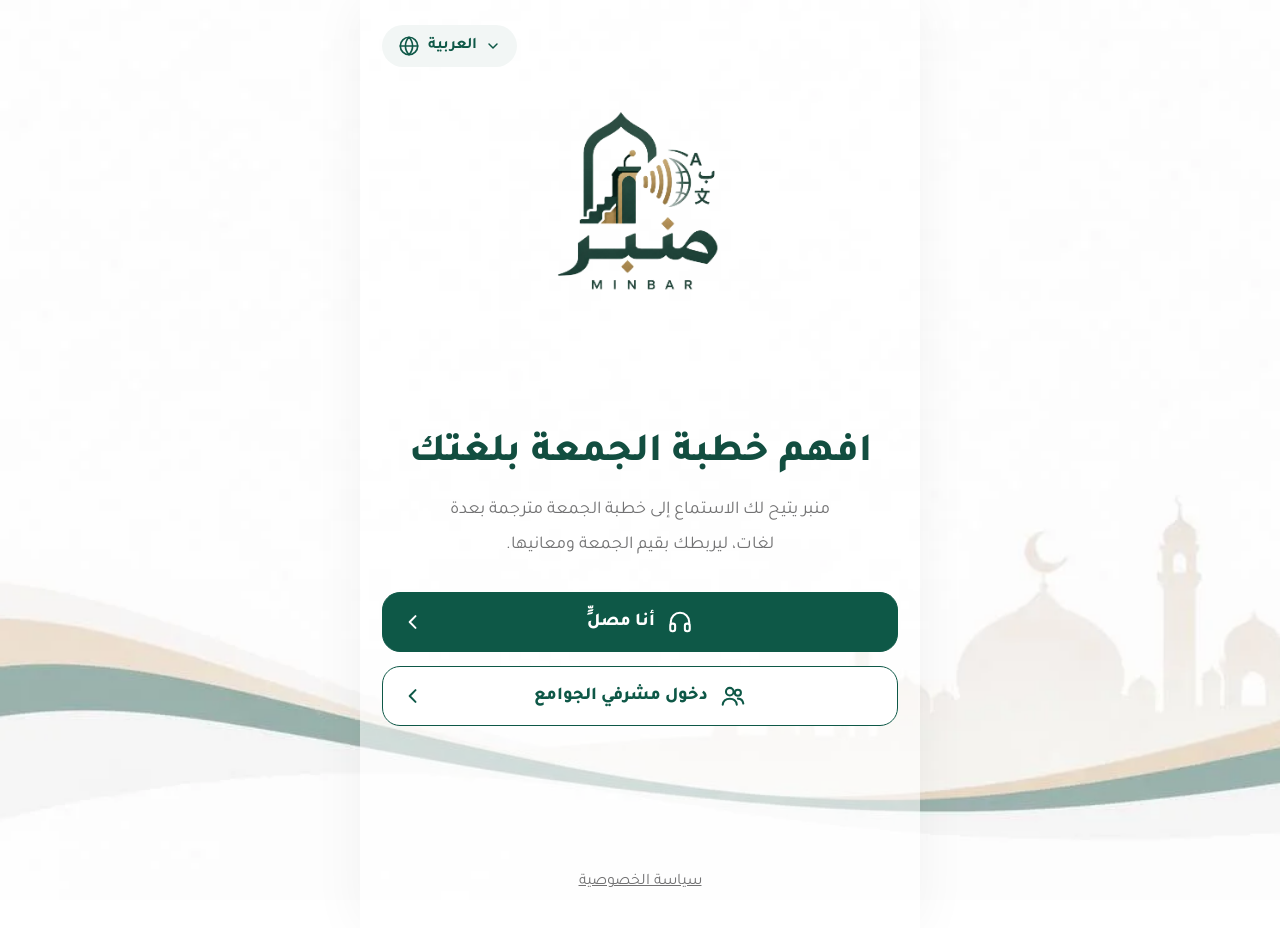
<file: frontend/index.html>
<!doctype html>
<html lang="ar" dir="rtl" data-i18n-title="title.home">
<head>
<meta charset="utf-8">
<meta name="viewport" content="width=device-width,initial-scale=1,viewport-fit=cover">
<meta name="theme-color" content="#0e5847">
<meta name="description" content="منبر: افهم خطبة الجمعة بلغتك. ترجمة مباشرة إلى English و اردو و हिन्दी.">
<title>منبر — افهم خطبة الجمعة بلغتك</title>
<link rel="icon" href="assets/logo-icon.png">
<link rel="stylesheet" href="css/style.css">
<script src="js/config.js"></script>
<script src="js/i18n.js"></script>
</head>
<body>
<main class="app">
<section class="screen active">
  <div class="topbar"><div data-ui-lang></div></div>
  <img src="assets/logo-full.png" class="logo-full" alt="منبر — Minbar">
  <div class="hero">
    <h1 data-i18n="home.headline">افهم خطبة الجمعة بلغتك</h1>
    <p data-i18n="home.desc">منبر يتيح لك الاستماع إلى خطبة الجمعة مترجمة بعدة لغات، ليربطك بقيم الجمعة ومعانيها.</p>
    <div class="actions">
      <a class="btn primary" href="listen.html"><svg class="i" aria-hidden="true"><use href="assets/icons.svg#headphones"/></svg> <span data-i18n="home.worshipper">أنا مصلٍّ</span> <svg class="i chev" aria-hidden="true"><use href="assets/icons.svg#chevron-left"/></svg></a>
      <a class="btn secondary" href="broadcast.html"><svg class="i" aria-hidden="true"><use href="assets/icons.svg#users"/></svg> <span data-i18n="home.supervisor">دخول مشرفي الجوامع</span> <svg class="i chev" aria-hidden="true"><use href="assets/icons.svg#chevron-left"/></svg></a>
    </div>
  </div>
  <a class="privacy-link" href="privacy.html" data-i18n="common.privacy">سياسة الخصوصية</a>
</section>
</main>
</body>
</html>
</file>
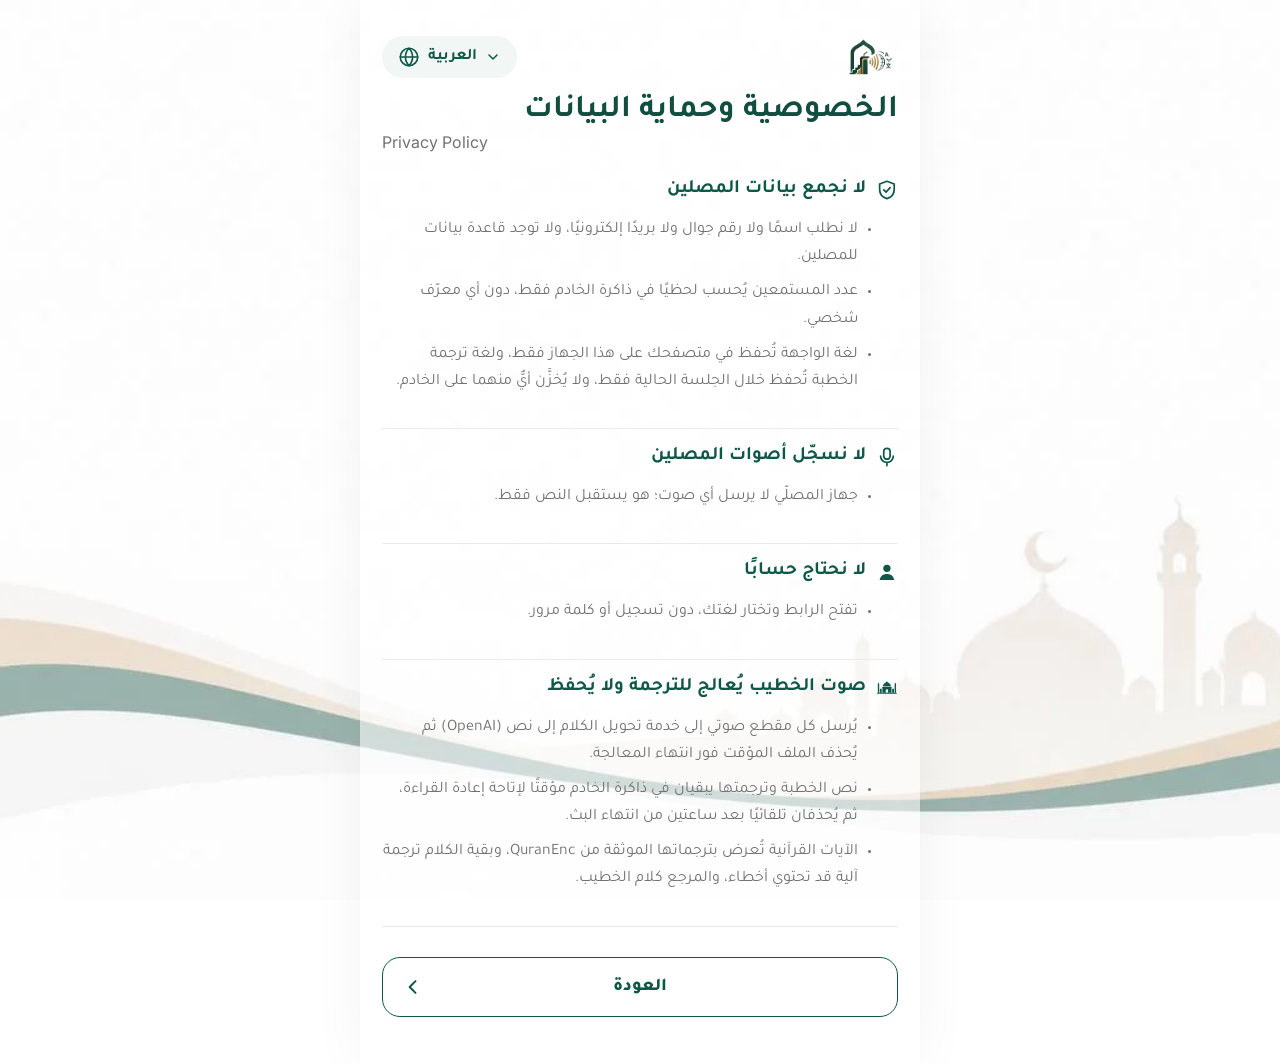
<file: frontend/privacy.html>
<!doctype html>
<html lang="ar" dir="rtl" data-i18n-title="title.privacy">
<head>
<meta charset="utf-8">
<meta name="viewport" content="width=device-width,initial-scale=1,viewport-fit=cover">
<meta name="theme-color" content="#0e5847">
<title>منبر — الخصوصية</title>
<link rel="icon" href="assets/logo-icon.png">
<link rel="stylesheet" href="css/style.css">
<script src="js/config.js"></script>
<script src="js/i18n.js"></script>
</head>
<body>
<main class="app privacy">
<section class="screen active">
  <div class="topbar"><img src="assets/logo-icon.png" class="logo-icon-small" alt="منبر"><div data-ui-lang></div></div>
  <h1 data-i18n="privacy.title">الخصوصية وحماية البيانات</h1>
  <p class="en-title" dir="auto" data-i18n="privacy.subtitle">Privacy Policy</p>

  <div class="block"><h2><svg class="i" aria-hidden="true"><use href="assets/icons.svg#shield"/></svg> <span data-i18n="privacy.noDataTitle">لا نجمع بيانات المصلين</span></h2><ul>
    <li data-i18n="privacy.noData1"></li>
    <li data-i18n="privacy.noData2"></li>
    <li data-i18n="privacy.noData3"></li>
  </ul></div>

  <div class="block"><h2><svg class="i" aria-hidden="true"><use href="assets/icons.svg#mic"/></svg> <span data-i18n="privacy.noAudioTitle">لا نسجّل أصوات المصلين</span></h2><ul>
    <li data-i18n="privacy.noAudio1"></li>
  </ul></div>

  <div class="block"><h2><svg class="i" aria-hidden="true"><use href="assets/icons.svg#user"/></svg> <span data-i18n="privacy.noAccountTitle">لا نحتاج حسابًا</span></h2><ul>
    <li data-i18n="privacy.noAccount1"></li>
  </ul></div>

  <div class="block"><h2><svg class="i" aria-hidden="true"><use href="assets/icons.svg#mosque"/></svg> <span data-i18n="privacy.khateebTitle">صوت الخطيب يُعالج للترجمة ولا يُحفظ</span></h2><ul>
    <li data-i18n="privacy.khateeb1"></li>
    <li data-i18n="privacy.khateeb2"></li>
    <li data-i18n="privacy.khateeb3"></li>
  </ul></div>

  <div class="actions"><a class="btn secondary" href="index.html"><span data-i18n="common.back">العودة</span> <svg class="i chev" aria-hidden="true"><use href="assets/icons.svg#chevron-left"/></svg></a></div>
</section>
</main>
</body>
</html>
</file>
<file: frontend/css/style.css>
@import url('https://fonts.googleapis.com/css2?family=Tajawal:wght@400;500;700;800&family=Inter:wght@400;500;600;700&family=Noto+Nastaliq+Urdu:wght@400;700&family=Noto+Sans+Devanagari:wght@400;600;700&family=Amiri+Quran&display=swap');

/* Tokens sampled from docs/design/*.jpg */
:root{
  --green:#0e5847; --green-dark:#034539; --ink:#124e40; --green-soft:#f2f6f5; --green-tint:#f4f8f7;
  --gold:#b8873a; --gold-soft:#fdf5ea; --gold-border:#e4dcb5; --gold-inner:#fffaf4;
  --hadith-bg:#eaf3ff; --hadith-ink:#597696;
  --text:#242523; --muted:#727273; --faint:#9a9c9b;
  --bg:#fff; --line:#e8ebe9; --field:#f7f9f8;
  --danger:#e5262d; --danger-soft:#ffecee; --ok:#3ab917;
  --warn-bg:#fff5df; --warn-ink:#8a5a12; --warn-line:#efd7a0;
  --shadow:0 8px 30px rgba(16,74,61,.08);
  --radius:20px;
  --seg-font:18px;
  --f-ar:Tajawal,system-ui,sans-serif;
  --f-en:Inter,Tajawal,system-ui,sans-serif;
  --f-ur:'Noto Nastaliq Urdu',Tajawal,serif;
  --f-hi:'Noto Sans Devanagari',Inter,sans-serif;
  --f-quran:'Amiri Quran',Tajawal,serif;
  color-scheme:light;
}
*{box-sizing:border-box}
html,body{margin:0;min-height:100%;color:var(--text)}
body{font-family:var(--f-ar);background:var(--bg);-webkit-font-smoothing:antialiased;-webkit-tap-highlight-color:transparent}
/* Mosque/wave background: portrait vs landscape artwork, always covering the viewport */
body:before{content:"";position:fixed;inset:0;z-index:0;pointer-events:none;background:#fff url('../assets/bg-mobile.webp') center bottom/cover no-repeat}
@media (orientation:landscape){body:before{background-image:url('../assets/bg-desktop.webp')}}
a{color:inherit}
button,input,select{font:inherit;color:inherit}
button{cursor:pointer}
button:disabled{cursor:not-allowed;opacity:.5}
img{max-width:100%;display:block}
:focus-visible{outline:3px solid rgba(184,135,58,.55);outline-offset:2px}
.hidden{display:none!important}
.i{width:1.15em;height:1.15em;display:inline-block;vertical-align:middle;flex:none}
.i.lg{width:26px;height:26px}

[lang=en] body,.lang-en{font-family:var(--f-en)}
[lang=ur] body,.lang-ur{font-family:var(--f-ur)}
[lang=hi] body,.lang-hi{font-family:var(--f-hi)}

.app{position:relative;z-index:1;width:min(100%,560px);min-height:100vh;min-height:100dvh;margin:auto;padding:0 22px calc(28px + env(safe-area-inset-bottom))}
.screen{position:relative;min-height:100vh;min-height:100dvh;display:none;flex-direction:column;padding-top:env(safe-area-inset-top)}
.screen.active{display:flex}
.center{align-items:center;justify-content:center;text-align:center}

/* top bar + language pill (sits at the visual left in RTL, as in the designs) */
.topbar{display:flex;align-items:center;padding-top:22px;min-height:70px}
.lang-pill{margin-inline-start:auto;border:0;background:var(--green-soft);color:var(--green);border-radius:999px;padding:10px 16px;font-weight:700;display:inline-flex;align-items:center;gap:8px;text-decoration:none;white-space:nowrap}
.lang-pill .i{width:22px;height:22px}
/* interface-language menu (opens from the top-bar language pill) */
.ui-lang{position:relative;margin-inline-start:auto;z-index:20}
.ui-lang .lang-pill{margin:0}
.ui-lang-menu{position:absolute;top:calc(100% + 8px);inset-inline-end:0;min-width:190px;margin:0;padding:6px;list-style:none;background:#fff;border:1px solid var(--line);border-radius:18px;box-shadow:var(--shadow)}
.ui-lang-menu button{width:100%;display:flex;align-items:center;gap:12px;border:0;background:none;border-radius:12px;padding:10px 12px;font-weight:700;color:var(--ink);text-align:start}
.ui-lang-menu button:hover,.ui-lang-menu button:focus-visible{background:var(--green-soft)}
.ui-lang-menu .flag{width:34px;height:23px;border-radius:4px;flex:none}
.ui-lang-menu span{flex:1}
.ui-lang-menu .check{width:18px;height:18px;color:var(--green);visibility:hidden}
.ui-lang-menu [aria-selected=true] .check{visibility:visible}
/* forward-pointing icons follow the reading direction */
[dir=ltr] .btn .chev,[dir=ltr] .btn .i[data-dir-icon]{transform:scaleX(-1)}
.lang-pill .i.chev{width:16px;height:16px}

/* the logo PNGs carry wide transparent padding; negative margins keep the layout tight */
.logo-full{width:270px;margin:-4px auto -30px}
.logo-icon{width:132px;margin:-4px auto -18px}
.hero{text-align:center;margin:auto 0}
.hero h1{font-size:clamp(26px,7.2vw,40px);line-height:1.25;color:var(--ink);margin:10px 0 14px;font-weight:800}
.hero p{font-size:18px;line-height:1.9;color:var(--muted);margin:0 auto;max-width:420px}

.actions{display:flex;flex-direction:column;gap:14px;margin:30px 0 18px}
.btn{width:100%;min-height:60px;border-radius:18px;border:1.5px solid var(--green);padding:13px 22px;font-weight:800;font-size:18px;display:flex;align-items:center;justify-content:center;gap:12px;text-decoration:none;transition:transform .15s,background .15s;position:relative}
.btn .i{width:26px;height:26px}
.btn .chev{position:absolute;inset-inline-end:20px;width:20px;height:20px}
/* buttons with a trailing arrow keep the label centred and clear of the arrow */
.btn:has(.chev){padding-inline:52px}
.btn.primary{background:var(--green);color:#fff}
.btn.primary:hover{background:var(--green-dark)}
.btn.secondary{background:#fff;color:var(--green)}
.btn.pill{border-radius:999px}
.btn.danger{background:var(--danger);border-color:var(--danger);color:#fff}
.btn:active:not(:disabled){transform:scale(.985)}
.privacy-link{display:block;text-align:center;color:var(--muted);text-decoration:underline;margin:16px 0 8px}

/* welcome */
.greeting h1{font-size:clamp(42px,12vw,58px)!important}
.greeting{min-height:80px;display:flex;align-items:center;justify-content:center}
.greeting h1{margin:0;transition:opacity .35s ease,transform .35s ease}
.greeting h1.fade{opacity:0;transform:translateY(6px)}
.mosque-card{display:flex;align-items:center;gap:14px;background:var(--green-soft);border-radius:18px;padding:16px 18px;margin:20px 0;text-align:start}
.mosque-card .pin{width:28px;height:28px;color:var(--green);flex:none}
.mosque-card .txt{flex:1}
.mosque-card strong{display:block;font-size:22px;color:var(--ink)}
.mosque-card small{display:block;color:var(--muted);font-size:13px;margin-top:3px}
.mosque-icon-box{width:84px;height:56px;border-inline-start:1px solid #d9e3df;display:grid;place-items:center;color:var(--green);flex:none}
.mosque-icon-box .i{width:64px;height:44px}

/* language */
.language-list{display:flex;flex-direction:column;gap:12px;margin:22px 0 20px}
.lang-option{display:grid;grid-template-columns:52px 1fr 30px;align-items:center;gap:14px;border:1.5px solid var(--line);background:#fff;border-radius:19px;padding:14px 16px;text-align:start}
.lang-option.selected{border-color:var(--green);background:var(--green-soft)}
.flag{width:54px;height:36px;border-radius:6px;display:block;box-shadow:0 0 0 1px rgba(0,0,0,.06)}
.lang-option .alt{justify-self:end}
.radio{width:26px;height:26px;border-radius:50%;border:2px solid #b9bfbc;position:relative;justify-self:end}
.selected .radio{border-color:var(--green)}
.selected .radio:after{content:"";position:absolute;inset:4px;border-radius:50%;background:var(--green)}
.lang-option strong{color:var(--ink);font-size:20px;font-weight:700}
.lang-option small{display:block;color:var(--muted);font-size:14px}
.note{text-align:center;color:var(--muted);font-size:14px;margin-top:4px;display:flex;align-items:center;justify-content:center;gap:6px}

/* waiting */
.waiting-illustration{width:210px;margin:0 auto 22px}
.waiting h1{color:var(--ink);font-size:clamp(28px,7vw,36px);margin:0 0 14px}
.waiting p{color:var(--muted);font-size:19px;line-height:1.8;max-width:410px;margin:0 auto}
.connection{margin-top:26px;background:var(--green-soft);color:var(--green);border-radius:999px;padding:10px 22px;display:inline-flex;gap:10px;align-items:center;font-weight:700}
.dot{width:11px;height:11px;border-radius:50%;background:var(--ok);flex:none}
.dot.red{background:var(--danger)}
.dot.amber{background:#e8a317;animation:pulse 1.2s infinite}
.dot.blink{animation:pulse 1.2s infinite}
@keyframes pulse{50%{opacity:.35}}

/* live */
.live{padding:0}
.live-head{position:sticky;top:0;z-index:5;background:rgba(255,255,255,.96);backdrop-filter:blur(10px);-webkit-backdrop-filter:blur(10px);padding:calc(14px + env(safe-area-inset-top)) 0 10px}
.live-head-main{display:flex;align-items:center;gap:12px}
.logo-icon-small{width:58px;flex:none}
.live-head .mosque-name{flex:1;min-width:0}
.live-head .mosque-name strong{display:block;color:var(--ink);font-size:21px;white-space:nowrap;overflow:hidden;text-overflow:ellipsis}
.live-head .mosque-name small{display:block;color:var(--muted);font-size:13px;white-space:nowrap;overflow:hidden;text-overflow:ellipsis}
.live-status{margin-top:12px;background:var(--danger-soft);color:var(--danger);border-radius:999px;padding:7px 14px;display:flex;align-items:center;justify-content:center;gap:8px;font-weight:800}
.disconnect{display:none;margin-top:10px;background:var(--warn-bg);color:var(--warn-ink);border:1px solid var(--warn-line);padding:9px 12px;border-radius:14px;text-align:center;font-weight:700}
.disconnect small{display:block;font-weight:500}
.live.offline .disconnect{display:block}
.live.offline .live-status{display:none}
.live.offline .sermon-card{opacity:.55}
.feed-title{font-weight:800;color:var(--text);margin:16px 2px 10px;font-size:16px}
.feed{padding:0 0 150px}
.sermon-card{border-radius:19px;border:1px solid var(--line);background:#fff;padding:16px 17px;margin-bottom:12px;box-shadow:var(--shadow);animation:seg-in .25s ease}
@keyframes seg-in{from{opacity:0;transform:translateY(6px)}}
.sermon-card.current{border:2px solid var(--green);background:var(--green-tint)}
.sermon-card.current .seg-text{font-weight:800;color:var(--ink);font-size:calc(var(--seg-font) + 3px)}
.sermon-card.quran{background:var(--gold-soft);border-color:var(--gold-border)}
.sermon-card.quran.current{border:2px solid var(--gold)}
.sermon-card.unclear{background:#f8f8f8;border:1.5px dashed #cfd2d0;box-shadow:none;color:#7d807e}
.card-meta{display:flex;justify-content:space-between;align-items:center;gap:8px;color:var(--muted);font-size:13px;margin-bottom:10px;flex-wrap:wrap}
.card-meta .time{font-family:var(--f-en);direction:ltr}
.badges{display:flex;gap:8px;align-items:center;flex-wrap:wrap}
.badge .i{width:15px;height:15px}
.card-source .i{width:15px;height:15px}
.badge{display:inline-flex;align-items:center;gap:6px;border-radius:999px;padding:5px 12px;background:#f0f3f2;color:var(--green);font-weight:700;font-size:13px}
.badge.now{background:var(--green-dark);color:#fff}
.badge.quran{background:var(--gold);color:#fff}
.badge.hadith{background:var(--hadith-bg);color:var(--hadith-ink)}
.badge.unclear{background:#ececec;color:#6f7270}
.sura-ref{color:var(--gold);font-weight:700}
.seg-text{font-size:var(--seg-font);line-height:1.9}
.seg-text.ctx{color:var(--text)}
.card-quran{font-family:var(--f-quran);font-size:calc(var(--seg-font) + 4px);line-height:2.2;text-align:center;direction:rtl;color:#2b2a26;margin:4px 0 10px}
.card-tr{background:var(--gold-inner);border-radius:14px;padding:12px 14px;font-size:calc(var(--seg-font) - 2px);line-height:1.75}
.card-source{font-size:12px;line-height:1.6;color:#7c7a72;margin-top:10px}
.card-source .i{margin-inline-end:4px;vertical-align:-3px}
.fail-note{font-size:12px;color:var(--warn-ink);margin-top:8px}
.live-tools{position:fixed;bottom:0;left:50%;transform:translateX(-50%);width:min(100%,560px);z-index:10;padding:14px 22px calc(12px + env(safe-area-inset-bottom));background:linear-gradient(rgba(255,255,255,0),#fff 30%)}
.tool-row{display:flex;align-items:center;justify-content:flex-end;gap:10px;min-height:56px}
.circle-btn{width:56px;height:56px;border-radius:50%;border:0;background:var(--green-soft);color:var(--green);font-weight:800;font-size:20px;font-family:var(--f-en);flex:none}
.now-btn{margin:0 auto;border:0;background:#fff;border-radius:999px;box-shadow:var(--shadow);padding:11px 18px;color:var(--text);font-weight:800;display:inline-flex;align-items:center;gap:8px}
.now-btn .arrow{width:28px;height:28px;border-radius:50%;background:var(--green-soft);color:var(--green);display:grid;place-items:center}
.disclaimer{text-align:center;color:var(--muted);font-size:12px;margin-top:6px}

/* ended + replay */
.ended{align-items:center;justify-content:center;text-align:center;padding-bottom:80px}
.check{width:84px;height:84px;border-radius:50%;background:#eaf7f2;color:var(--green);display:grid;place-items:center;font-size:44px;font-weight:800;margin:0 auto}
.check.warn{background:var(--danger-soft);color:var(--danger)}
.ended h1{color:var(--ink);font-size:clamp(28px,7vw,36px);margin:18px 0 8px}
.ended p{color:var(--muted);font-size:18px;margin:0}
.dua{color:var(--gold)!important;font-weight:700}
.rating{margin:26px 0 18px;border:1px solid var(--line);border-radius:22px;padding:20px;width:100%;background:#fff;box-shadow:var(--shadow)}
.stars{display:flex;justify-content:center;gap:8px;direction:ltr;margin-top:12px}
.star{border:0;background:none;font-size:34px;color:#c7cbc8;padding:2px}
.star.on{color:var(--gold)}
.rating .thanks{color:var(--green);font-size:14px;margin-top:8px;min-height:20px}
.replay{padding-top:6px}
.replay .hero h1{color:var(--ink);font-size:30px;margin-bottom:4px}
.replay .feed{width:100%;padding-bottom:20px}
.empty-note{text-align:center;color:var(--muted);padding:30px 10px}

/* supervisor */
.admin .screen{padding-bottom:20px}
.admin-logo{width:220px;margin:14px auto -22px}
.admin h1.title{text-align:center;color:var(--ink);font-size:clamp(32px,8vw,40px);margin:0;font-weight:800}
.admin-sub{text-align:center;color:var(--muted);font-size:18px;margin-top:4px}
.form{margin-top:26px;display:flex;flex-direction:column}
.label{display:block;color:var(--muted);font-weight:700;margin:16px 4px 8px}
.field{position:relative}
.field .ico{position:absolute;top:50%;transform:translateY(-50%);inset-inline-start:16px;width:24px;height:24px;color:var(--green);pointer-events:none}
.field .ico.gray{color:#6b6e6c}
.field .end{position:absolute;top:50%;transform:translateY(-50%);inset-inline-end:10px;border:0;background:none;color:#5d605e;padding:6px;display:grid;place-items:center;pointer-events:none}
.field button.end{pointer-events:auto}
.field .end .i{width:22px;height:22px}
.input,.select{width:100%;border:1.5px solid var(--line);border-radius:16px;padding:16px 50px;outline:none;background:var(--field);font-size:18px;appearance:none;-webkit-appearance:none}
.input:focus,.select:focus{border-color:var(--green);background:#fff}
.input.invalid{border-color:var(--danger);background:#fff}
.input.code{letter-spacing:.2em;direction:ltr;text-align:right}
.error{min-height:22px;color:var(--danger);font-size:14px;margin:8px 4px 0;font-weight:700}
.form .btn{margin-top:14px}
.khateeb-row{display:flex;align-items:center;gap:12px;margin-top:24px}
.khateeb-row:before,.khateeb-row:after{content:"";flex:1;height:1px;background:var(--line)}
.khateeb-box{text-align:center}
.khateeb-box small{display:block;color:var(--muted);margin-bottom:6px}
.khateeb-pill{display:flex;align-items:center;gap:6px;background:#f3f4f4;border-radius:999px;padding:4px 14px;color:#6b6e6c}
.khateeb-input{border:0;background:none;padding:6px 0;text-align:center;width:150px;color:var(--text);outline:none}
.khateeb-input::placeholder{color:var(--muted)}
.khateeb-pill:focus-within{background:var(--green-soft)}
.hint{text-align:center;color:var(--muted);font-size:14px;margin-top:14px}
.source-grid{display:grid;grid-template-columns:1fr 1fr;gap:12px;margin-top:18px}
.source-btn{border:2px solid var(--line);background:#fff;border-radius:18px;padding:18px 12px;text-align:center;color:var(--green);font-weight:800;display:flex;flex-direction:column;align-items:center;gap:6px}
.source-btn .i{width:30px;height:30px}
.source-btn.active{border-color:var(--green);background:var(--green-soft)}
.mic-test{margin:14px 0 0;padding:16px;border-radius:18px;background:var(--green-soft);display:flex;align-items:center;gap:14px}
.bars{display:flex;align-items:center;gap:4px;height:34px}
.bars i{display:block;width:5px;height:6px;background:var(--green);border-radius:5px;transition:height .08s}
.file-input{width:100%;margin-top:14px;padding:16px;border:2px dashed #cfd8d4;border-radius:18px;background:#fafcfc}
.file-meta{color:var(--muted);font-size:13px;margin-top:6px}
.stats-card{background:#fff;border:1px solid var(--line);box-shadow:var(--shadow);border-radius:18px;padding:16px;margin:14px 0}
.stats-card h3{margin:0 0 10px;font-size:15px;color:var(--muted);font-weight:700}
.stats-total{display:flex;align-items:baseline;gap:8px;color:var(--ink)}
.stats-total strong{font-size:30px}
.stats-grid{display:grid;grid-template-columns:repeat(4,1fr);gap:8px;text-align:center;margin-top:10px}
.stats-grid div{background:var(--green-soft);border-radius:12px;padding:8px 4px}
.stats-grid strong{display:block;color:var(--green);font-size:20px}
.stats-grid small{color:var(--muted);font-size:12px}
.tip .i{color:var(--gold);width:20px;height:20px}
.tip{display:flex;gap:10px;align-items:flex-start;background:var(--gold-soft);border:1px solid var(--gold-border);border-radius:16px;padding:12px 14px;color:#6d5a33;font-size:14px;margin:4px 0 14px}
.admin-live-head{display:flex;justify-content:space-between;align-items:center;margin-top:22px}
.broadcasting{background:var(--danger-soft);color:var(--danger);padding:8px 14px;border-radius:999px;font-weight:800;display:inline-flex;align-items:center;gap:8px}
.timer{font-family:var(--f-en);font-weight:800;font-size:22px;color:var(--ink);font-variant-numeric:tabular-nums}
.audio-meter{height:84px;border-radius:20px;background:var(--green-soft);margin:15px 0;display:flex;align-items:center;justify-content:center;gap:5px}
.audio-meter i{display:block;width:6px;height:8px;background:var(--green);border-radius:8px;transition:height .08s}
.detected{background:#fff;border:1px solid var(--line);box-shadow:var(--shadow);border-radius:20px;padding:16px 18px;margin:12px 0}
.detected small{color:var(--muted);font-weight:700}
.detected .prev{font-size:16px;line-height:1.8;color:var(--muted);margin:8px 0 0;max-height:5.4em;overflow:hidden}
.detected .last{font-size:21px;line-height:1.8;color:var(--ink);font-weight:800;margin:6px 0 0}
.status-line{text-align:center;color:var(--muted);font-size:14px;margin:6px 0 12px}
.status-line.err{color:var(--danger);font-weight:700}
.progress{height:8px;border-radius:99px;background:var(--line);overflow:hidden;margin-top:10px}
.progress span{display:block;height:100%;width:0;background:var(--green);transition:width .3s}
.steps{list-style:none;padding:0;margin:22px 0;text-align:start;width:100%;display:flex;flex-direction:column;gap:12px}
.steps li{display:flex;gap:12px;align-items:flex-start;background:var(--green-soft);border-radius:16px;padding:12px 14px;line-height:1.6}
.steps b{flex:none;width:28px;height:28px;border-radius:50%;background:var(--green);color:#fff;display:grid;place-items:center;font-family:var(--f-en)}
.end-stats{display:grid;grid-template-columns:1fr 1fr;gap:10px;margin:24px 0;width:100%}
.end-stat{background:#fff;border:1px solid var(--line);box-shadow:var(--shadow);border-radius:18px;padding:16px;text-align:center}
.end-stat strong{display:block;color:var(--green);font-size:26px;font-family:var(--f-en)}
.end-stat small{color:var(--muted)}
.admin .ended .actions{width:100%;margin-top:6px}

/* privacy */
.privacy{padding-top:6px}
.privacy h1{color:var(--ink);font-size:clamp(26px,7vw,32px);margin:6px 0 2px}
.privacy .en-title{color:var(--muted);font-family:var(--f-en);margin:0 0 10px}
.privacy .block{padding:16px 0;border-bottom:1px solid var(--line)}
.privacy .block h2{font-size:19px;color:var(--green);margin:0 0 6px;display:flex;gap:10px;align-items:center}
.privacy li{margin:8px 0;color:var(--muted);line-height:1.7}
.privacy [dir=ltr]{font-family:var(--f-en)}

@media (min-width:700px){
  .app{background:rgba(255,255,255,.55);box-shadow:0 0 50px rgba(0,0,0,.05)}
}
@media (prefers-reduced-motion:reduce){*{animation:none!important;transition:none!important}}
</file>
